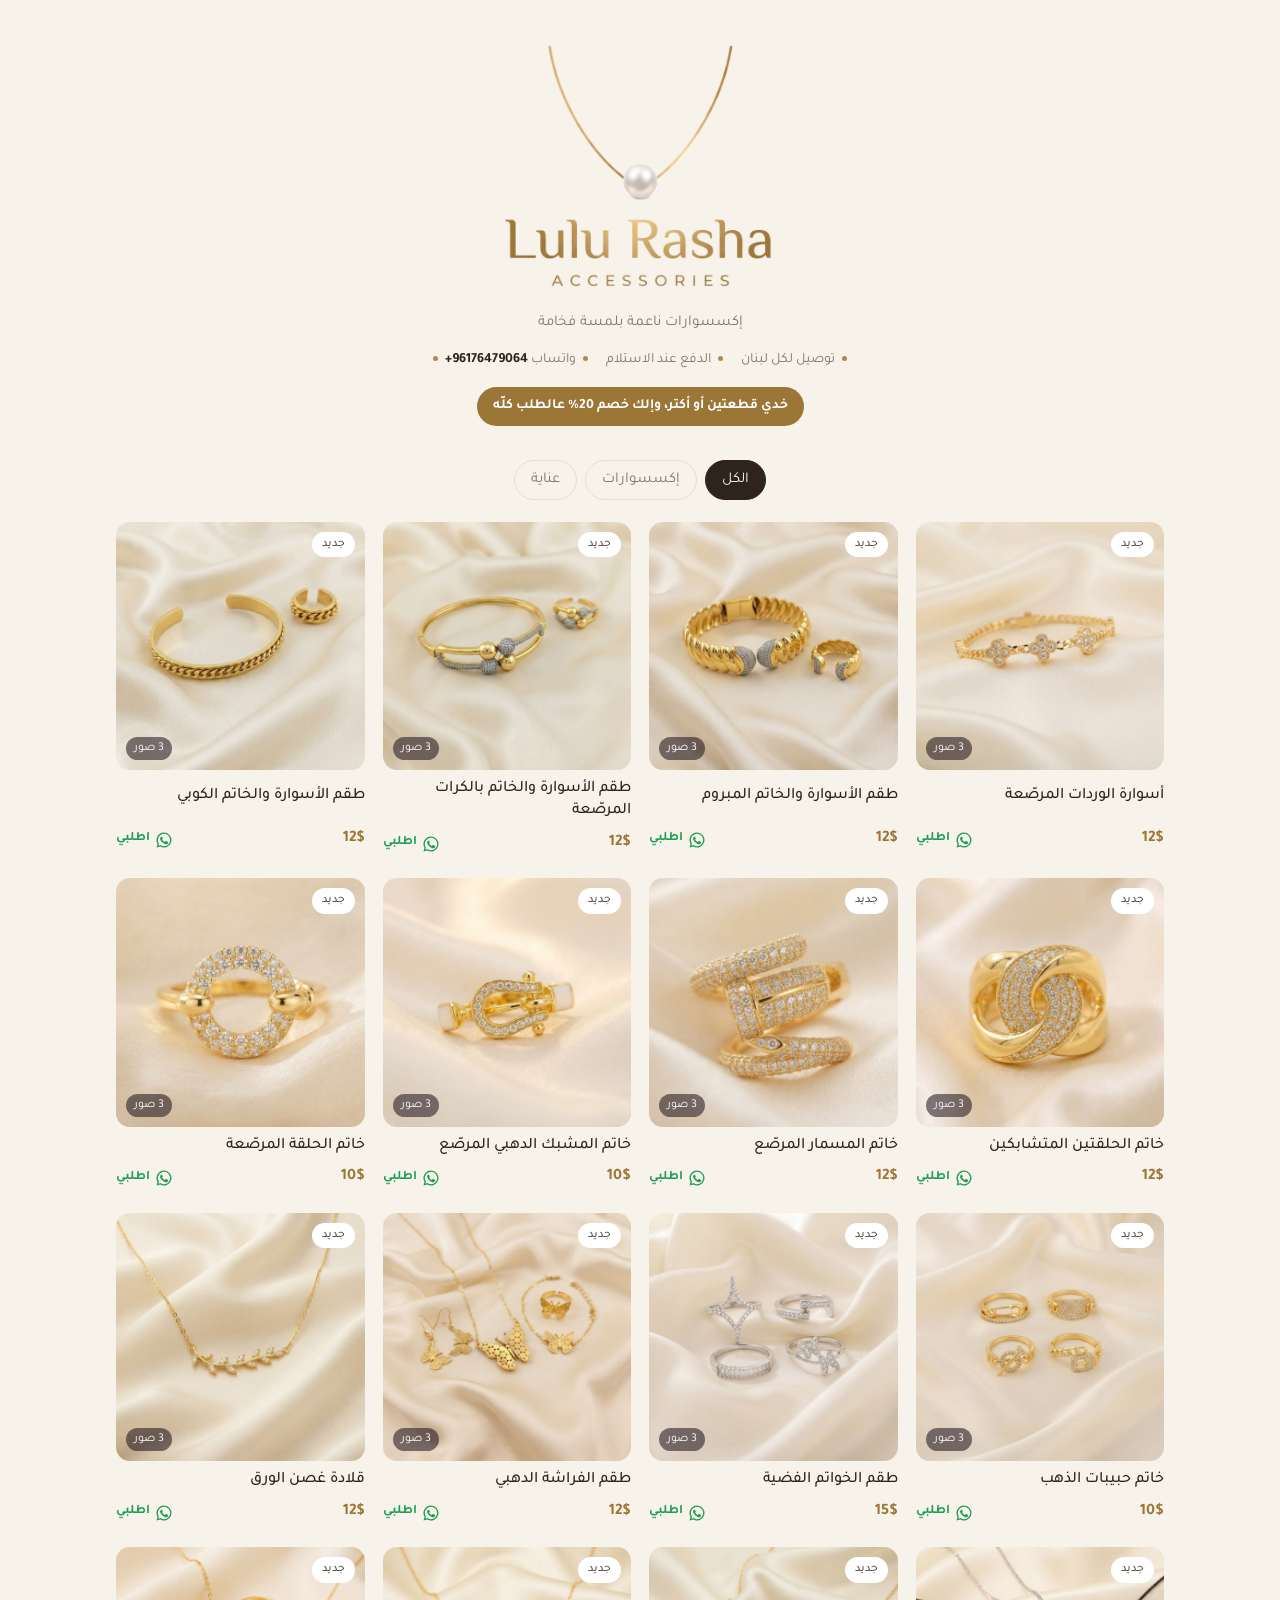
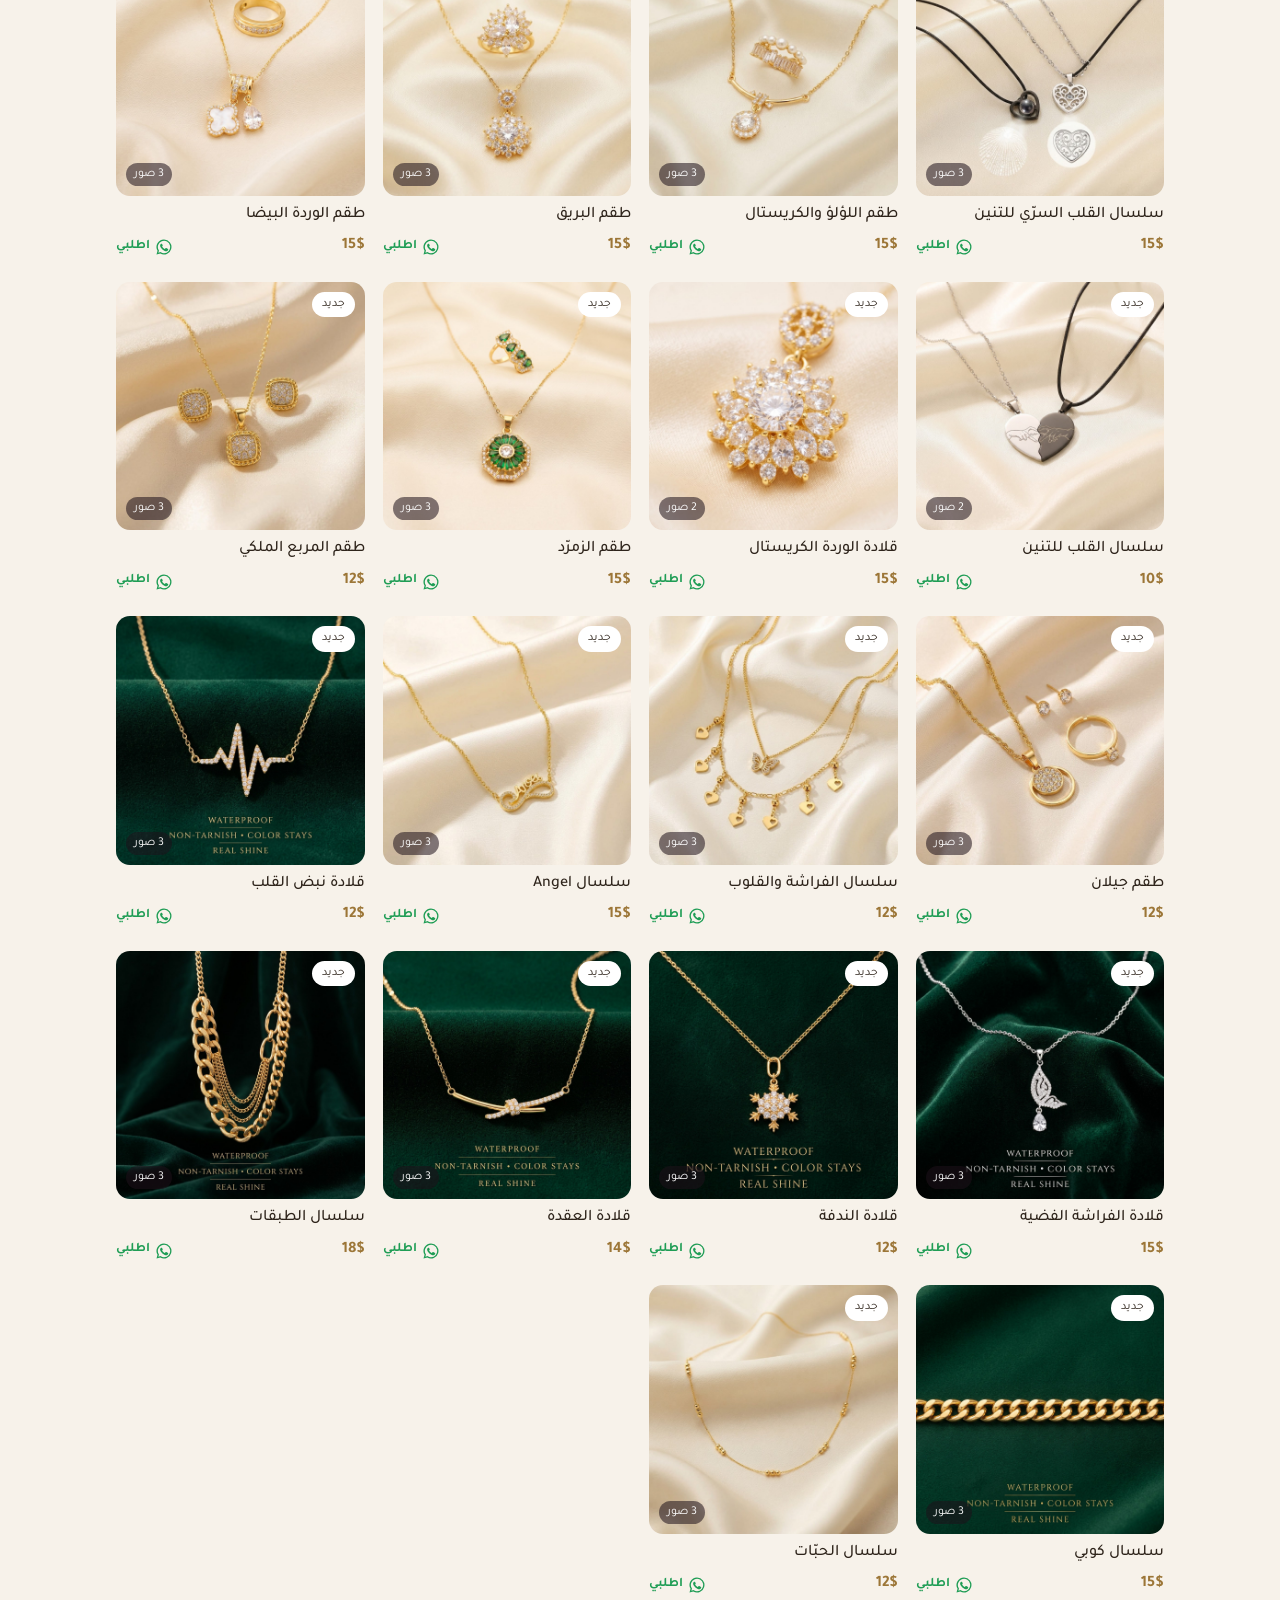
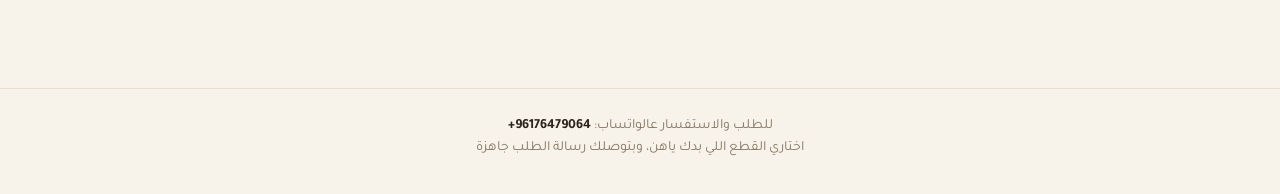
<file: index.html>
<!doctype html>
<html lang="ar" dir="rtl">
<head>
<meta charset="utf-8">
<meta name="viewport" content="width=device-width,initial-scale=1,viewport-fit=cover">
<title>Lulu Rasha</title>
<meta name="description" content="إكسسوارات ستانلس ومنتجات عناية أصلية، توصيل لكل لبنان والطلب عالواتساب">
<meta property="og:title" content="Lulu Rasha">
<meta property="og:description" content="إكسسوارات ستانلس ومنتجات عناية أصلية، توصيل لكل لبنان">
<meta property="og:image" content="images/logo.jpg">
<meta name="theme-color" content="#F7F2EA">
<link rel="icon" href="data:image/svg+xml,%3Csvg xmlns='http://www.w3.org/2000/svg' viewBox='0 0 64 64'%3E%3Ccircle cx='32' cy='32' r='30' fill='%239C7637'/%3E%3Ctext x='32' y='44' font-size='34' text-anchor='middle' fill='white' font-family='serif'%3EL%3C/text%3E%3C/svg%3E">
<link rel="stylesheet" href="https://fonts.googleapis.com/css2?family=El+Messiri:wght@500;600;700&family=Tajawal:wght@400;500;700&family=Cormorant+Garamond:ital,wght@1,500&display=swap">
<style>:root{color-scheme:light;padding-top:env(safe-area-inset-top,0px);padding-bottom:env(safe-area-inset-bottom,0px)}body{margin:0}img{max-width:100%}[hidden]{display:none!important}</style>
<link rel="stylesheet" href="style.css">
</head>
<body>
<div id="root"><div class="wrap"><header class="top"><h1 class="sr">Lulu Rasha</h1><img class="logo" src="images/logo-head.png" alt="Lulu Rasha"><p class="tagline">عم تتحمّل المنتجات…</p></header></div></div>
<script>
(function(){
const $=(s,el=document)=>el.querySelector(s);
const esc=s=>String(s??"").replace(/[&<>"']/g,c=>({"&":"&amp;","<":"&lt;",">":"&gt;",'"':"&quot;","'":"&#39;"}[c]));
const CATS=[["all","الكل"],["acc","إكسسوارات"],["care","عناية"]];
let S={settings:{},products:[]}, cat="all";
const WA='<svg width="18" height="18" viewBox="0 0 24 24" aria-hidden="true"><path fill="currentColor" d="M12 2a10 10 0 0 0-8.6 15.1L2 22l5-1.3A10 10 0 1 0 12 2Zm0 18.2a8.2 8.2 0 0 1-4.2-1.2l-.3-.2-3 .8.8-2.9-.2-.3A8.2 8.2 0 1 1 12 20.2Zm4.5-6.1c-.2-.1-1.5-.7-1.7-.8s-.4-.1-.6.1-.7.8-.8 1-.3.2-.5.1a6.7 6.7 0 0 1-3.3-2.9c-.3-.4.3-.4.7-1.3.1-.2 0-.3 0-.4l-.8-1.8c-.2-.5-.4-.4-.6-.4h-.5a1 1 0 0 0-.7.3 3 3 0 0 0-.9 2.2 5.2 5.2 0 0 0 1.1 2.7 11.8 11.8 0 0 0 4.5 4c1.7.7 2.3.8 3.2.6a2.7 2.7 0 0 0 1.8-1.2 2.2 2.2 0 0 0 .2-1.2c-.1-.1-.3-.2-.5-.3Z"/></svg>';
const BAG='<svg width="20" height="20" viewBox="0 0 24 24" aria-hidden="true" fill="none" stroke="currentColor" stroke-width="1.8"><path d="M5 8h14l-1 12H6L5 8Z"/><path d="M9 8V6a3 3 0 0 1 6 0v2"/></svg>';
const phone=()=>String(S.settings.phone||"").replace(/\D/g,"");
const money=p=>{const n=Math.round((Number(p)||0)*100)/100;return (n%1?n.toFixed(2):String(n))+"$"};
const deal=()=>({min:Number(S.settings.bundleMin)||2,pct:Number(S.settings.bundlePct)||0});
let cart=[]; try{cart=JSON.parse(localStorage.getItem("rs_cart")||"[]")}catch(e){}
const saveCart=()=>{try{localStorage.setItem("rs_cart",JSON.stringify(cart))}catch(e){};drawFab()};
const pById=id=>S.products.find(x=>x.id===id);
function totals(){let n=0,sub=0;cart=cart.filter(i=>pById(i.id));for(const i of cart){const p=pById(i.id);n+=i.q;sub+=i.q*(Number(p.price)||0)}
  const d=deal(),off=d.pct&&n>=d.min?sub*d.pct/100:0;return {n,sub,off,total:sub-off}}
function toast(t){const d=document.createElement("div");d.className="toast";d.textContent=t;document.body.appendChild(d);setTimeout(()=>d.remove(),2400)}
function waUrl(msg){const n=phone();return n?"https://wa.me/"+n+"?text="+encodeURIComponent(msg):""}
function singleMsg(p,color){return `مرحبا رشا 🌸\nبدي اطلب:\n• ${p.name}${color?` (${color})`:""}\n• السعر: ${money(p.price)}\n• رقم المنتج: ${p.code||p.id}\n\nممكن تفاصيل التوصيل؟`}
function cartMsg(){const t=totals();let m="مرحبا رشا 🌸\nبدي اطلب:\n";
  cart.forEach(i=>{const p=pById(i.id);m+=`• ${p.name}${i.c?` (${i.c})`:""} × ${i.q} = ${money(p.price*i.q)}\n`});
  m+=`\nالمجموع: ${money(t.sub)}`;if(t.off)m+=`\nخصم ${deal().pct}%: -${money(t.off)}\nالمطلوب: ${money(t.total)}`;
  return m+"\n\nممكن تفاصيل التوصيل؟"}
let FOCUS=null;
function render(){
  const fp=FOCUS&&S.products.find(p=>p.id===FOCUS);
  const list=fp?[fp]:S.products.filter(p=>cat==="all"||p.cat===cat), n=phone(), d=deal();
  $("#root").innerHTML=`<div class="wrap">
    <header class="top"><h1 class="sr">${esc(S.settings.name||"Lulu Rasha")}</h1><img class="logo" src="images/logo-head.png" alt="Lulu Rasha">
      <p class="tagline">${esc(S.settings.tagline||"")}</p>
      <div class="facts"><span>توصيل لكل لبنان</span><span>الدفع عند الاستلام</span><span>${n?`واتساب <span class="num">+${esc(n)}</span>`:"الطلب عالواتساب"}</span></div>
      ${d.pct?`<div class="deal">خدي ${d.min===2?"قطعتين":d.min+" قطع"} أو أكتر، وإلك خصم ${d.pct}% عالطلب كلّه</div>`:""}</header>
    ${fp?`<div style="text-align:center;margin:6px 0 14px"><button class="chip" id="showAll" aria-pressed="true">شوفي كل القطع ←</button></div>`:`<nav class="chips" aria-label="الأقسام">${CATS.map(([k,l])=>`<button class="chip" data-cat="${k}" aria-pressed="${cat===k}">${l}</button>`).join("")}</nav>`}
    <section class="grid">${list.length?list.map(card).join(""):`<div class="empty">قريباً منتجات جديدة بهالقسم 🌸</div>`}</section></div>
    <footer><div class="wrap"><div>للطلب والاستفسار ${n?`عالواتساب: <span class="num">+${esc(n)}</span>`:"عالواتساب"}</div><div>اختاري القطع اللي بدك ياهن، وبتوصلك رسالة الطلب جاهزة</div></div></footer>
    <button class="fab" id="fab" hidden aria-label="السلّة">${BAG}<span id="fabn"></span></button>`;
  drawFab();
}
function drawFab(){const f=$("#fab");if(!f)return;const t=totals();f.hidden=!t.n;$("#fabn").textContent=t.n?`السلّة (${t.n}) · ${money(t.total)}`:""}
function card(p){const img=(p.images||[])[0];
  return `<article class="card" style="cursor:pointer" data-open="${esc(p.id)}" tabindex="0" role="button" aria-label="${esc(p.name)}">
    <div class="ph">${img?`<img src="${esc(img)}" alt="${esc(p.name)}" loading="lazy">`:""}
    ${p.soldOut?`<span class="badge out">نفدت الكمية</span>`:p.tag?`<span class="badge">${esc(p.tag)}</span>`:""}
    ${(p.images||[]).length>1?`<span class="count">${p.images.length} صور</span>`:""}</div>
    <h3 class="c-name">${esc(p.name)}</h3>
    <div class="c-row"><span class="price">${money(p.price)}</span>${p.soldOut?"":`<span class="mini-wa">${WA}اطلبي</span>`}</div></article>`}
function sheet(html){const sh=document.createElement("div");sh.className="sheet";sh.setAttribute("role","dialog");sh.setAttribute("aria-modal","true");sh.innerHTML=html;document.body.appendChild(sh);document.body.style.overflow="hidden";
  const close=()=>{sh.remove();document.body.style.overflow="";document.removeEventListener("keydown",k);history.replaceState(null,"",location.pathname)};
  const k=e=>{if(e.key==="Escape")close()};document.addEventListener("keydown",k);sh.addEventListener("click",e=>{if(e.target===sh||e.target.closest(".close"))close()});return [sh,close]}
function openProduct(id){
  const p=pById(id); if(!p) return;
  const imgs=p.images||[], colors=(p.colors||[]).filter(Boolean); let color=colors[0]||"";
  const [sh,close]=sheet(`<div class="panel"><div class="gal"><button class="close" aria-label="سكّري">×</button>
    <div style="position:relative"><div class="track">${imgs.map((u,i)=>`<img src="${esc(u)}" alt="${esc(p.name)} ${i+1}">`).join("")}</div>${imgs.length>1?`<div class="dots">${imgs.map((_,i)=>`<i class="${i?"":"on"}"></i>`).join("")}</div>`:""}</div>
    ${imgs.length>1?`<div class="thumbs">${imgs.map((u,i)=>`<button data-i="${i}" class="${i?"":"on"}" aria-label="صورة ${i+1}"><img src="${esc(u)}" alt=""></button>`).join("")}</div>`:""}</div>
    <div class="info"><h2>${esc(p.name)}</h2><div class="price">${money(p.price)}</div>
    ${p.desc?`<p class="desc">${esc(p.desc)}</p>`:""}
    ${colors.length?`<div class="fld"><label>اختاري اللون</label><div class="colors">${colors.map((c,i)=>`<button type="button" class="chip" data-color="${esc(c)}" aria-pressed="${i===0}">${esc(c)}</button>`).join("")}</div></div>`:""}
    <div class="code">رقم المنتج: ${esc(p.code||p.id)}</div>
    ${p.soldOut?`<div class="btn btn-ghost" aria-disabled="true">نفدت الكمية</div>`:phone()?`
      <a class="btn btn-wa" id="buy1" href="#" target="_blank" rel="noopener">${WA} اطلبي هلق عالواتساب</a>
      <button class="btn btn-ghost" id="add">${BAG} زيدي عالسلّة</button>
      ${deal().pct?`<div class="note">خدي ${deal().min===2?"قطعتين":deal().min+" قطع"} أو أكتر وإلك خصم ${deal().pct}%. زيدي عالسلّة واختاري قطعة تانية.</div>`:""}`
      :`<div class="btn btn-ghost" aria-disabled="true">${WA} رقم الواتساب لسا ما انضاف</div>`}
    </div></div>`);
  const buy=$("#buy1",sh); const setBuy=()=>{if(buy)buy.href=waUrl(singleMsg(p,color))}; setBuy();
  sh.querySelectorAll("[data-color]").forEach(b=>b.onclick=()=>{color=b.dataset.color;sh.querySelectorAll("[data-color]").forEach(x=>x.setAttribute("aria-pressed",x===b));setBuy()});
  const add=$("#add",sh); if(add) add.onclick=()=>{const it=cart.find(i=>i.id===p.id&&i.c===color);if(it)it.q++;else cart.push({id:p.id,c:color,q:1});saveCart();close();toast("انزادت عالسلّة ✓")};
  const track=$(".track",sh), dots=[...sh.querySelectorAll(".dots i")], th=[...sh.querySelectorAll(".thumbs button")];
  track.addEventListener("scroll",()=>{const i=Math.round(track.scrollLeft/track.clientWidth);dots.forEach((d,k)=>d.classList.toggle("on",k===i));th.forEach((d,k)=>d.classList.toggle("on",k===i))},{passive:true});
  th.forEach(b=>b.onclick=()=>track.scrollTo({left:track.clientWidth*+b.dataset.i,behavior:"smooth"}));
  history.replaceState(null,"","#"+p.id);
}
function openCart(){
  const draw=()=>{const t=totals(),d=deal();
    return `<div class="panel" style="display:block"><div class="info" style="padding-top:22px"><button class="close" style="position:static;justify-self:end" aria-label="سكّري">×</button>
    <h2>سلّتك</h2>
    ${cart.length?cart.map((i,k)=>{const p=pById(i.id);return `<div class="crow"><img src="${esc((p.images||[])[0]||"")}" alt=""><div class="t"><b>${esc(p.name)}</b>${i.c?`<span class="note">${esc(i.c)}</span>`:""}<span class="price">${money(p.price*i.q)}</span></div>
      <div class="qty"><button data-dec="${k}" aria-label="نقّصي">−</button><span>${i.q}</span><button data-inc="${k}" aria-label="زيدي">+</button></div></div>`}).join(""):`<p class="note">السلّة فاضية.</p>`}
    <div class="sum"><div><span>المجموع</span><span class="price">${money(t.sub)}</span></div>
    ${t.off?`<div class="ok"><span>خصم ${d.pct}%</span><span>-${money(t.off)}</span></div><div class="big"><span>المطلوب</span><span class="price">${money(t.total)}</span></div>`:d.pct&&t.n?`<div class="note">زيدي ${d.min-t.n} ${d.min-t.n===1?"قطعة":"قطع"} كمان وإلك خصم ${d.pct}%</div>`:""}
    <div class="note">التوصيل بيتحسب حسب منطقتك.</div></div>
    ${cart.length?`<a class="btn btn-wa" href="${waUrl(cartMsg())}" target="_blank" rel="noopener">${WA} ابعتي الطلب عالواتساب</a>`:""}
    </div></div>`};
  const [sh]=sheet(draw());
  sh.addEventListener("click",e=>{const t=e.target.closest("[data-inc],[data-dec]");if(!t)return;
    if(t.dataset.inc!=null)cart[+t.dataset.inc].q++;else{const k=+t.dataset.dec;cart[k].q--;if(cart[k].q<1)cart.splice(k,1)}
    saveCart();sh.innerHTML=draw()});
}
document.addEventListener("click",e=>{if(e.target.closest("#showAll")){FOCUS=null;history.replaceState(null,"",location.pathname);render();return}if(e.target.closest("#fab")){openCart();return}
  const t=e.target.closest("[data-cat],[data-open]");if(!t)return;
  if(t.dataset.cat){cat=t.dataset.cat;render()}else openProduct(t.dataset.open)});
document.addEventListener("keydown",e=>{if(e.key==="Enter"&&e.target.dataset&&e.target.dataset.open)openProduct(e.target.dataset.open)});
fetch("products.json?v="+Date.now()).then(r=>r.json()).then(d=>{S=d;S.settings=S.settings||{};S.products=S.products||[];const q=new URLSearchParams(location.search).get('p')||(location.hash.length>1?decodeURIComponent(location.hash.slice(1)):null);if(q&&S.products.some(p=>p.id===q))FOCUS=q;render();if(FOCUS)openProduct(FOCUS)})
 .catch(()=>{$(".tagline").textContent="ما قدرنا نحمّل المنتجات، حدّثي الصفحة."});
})();
</script>
</body>
</html>
</file>
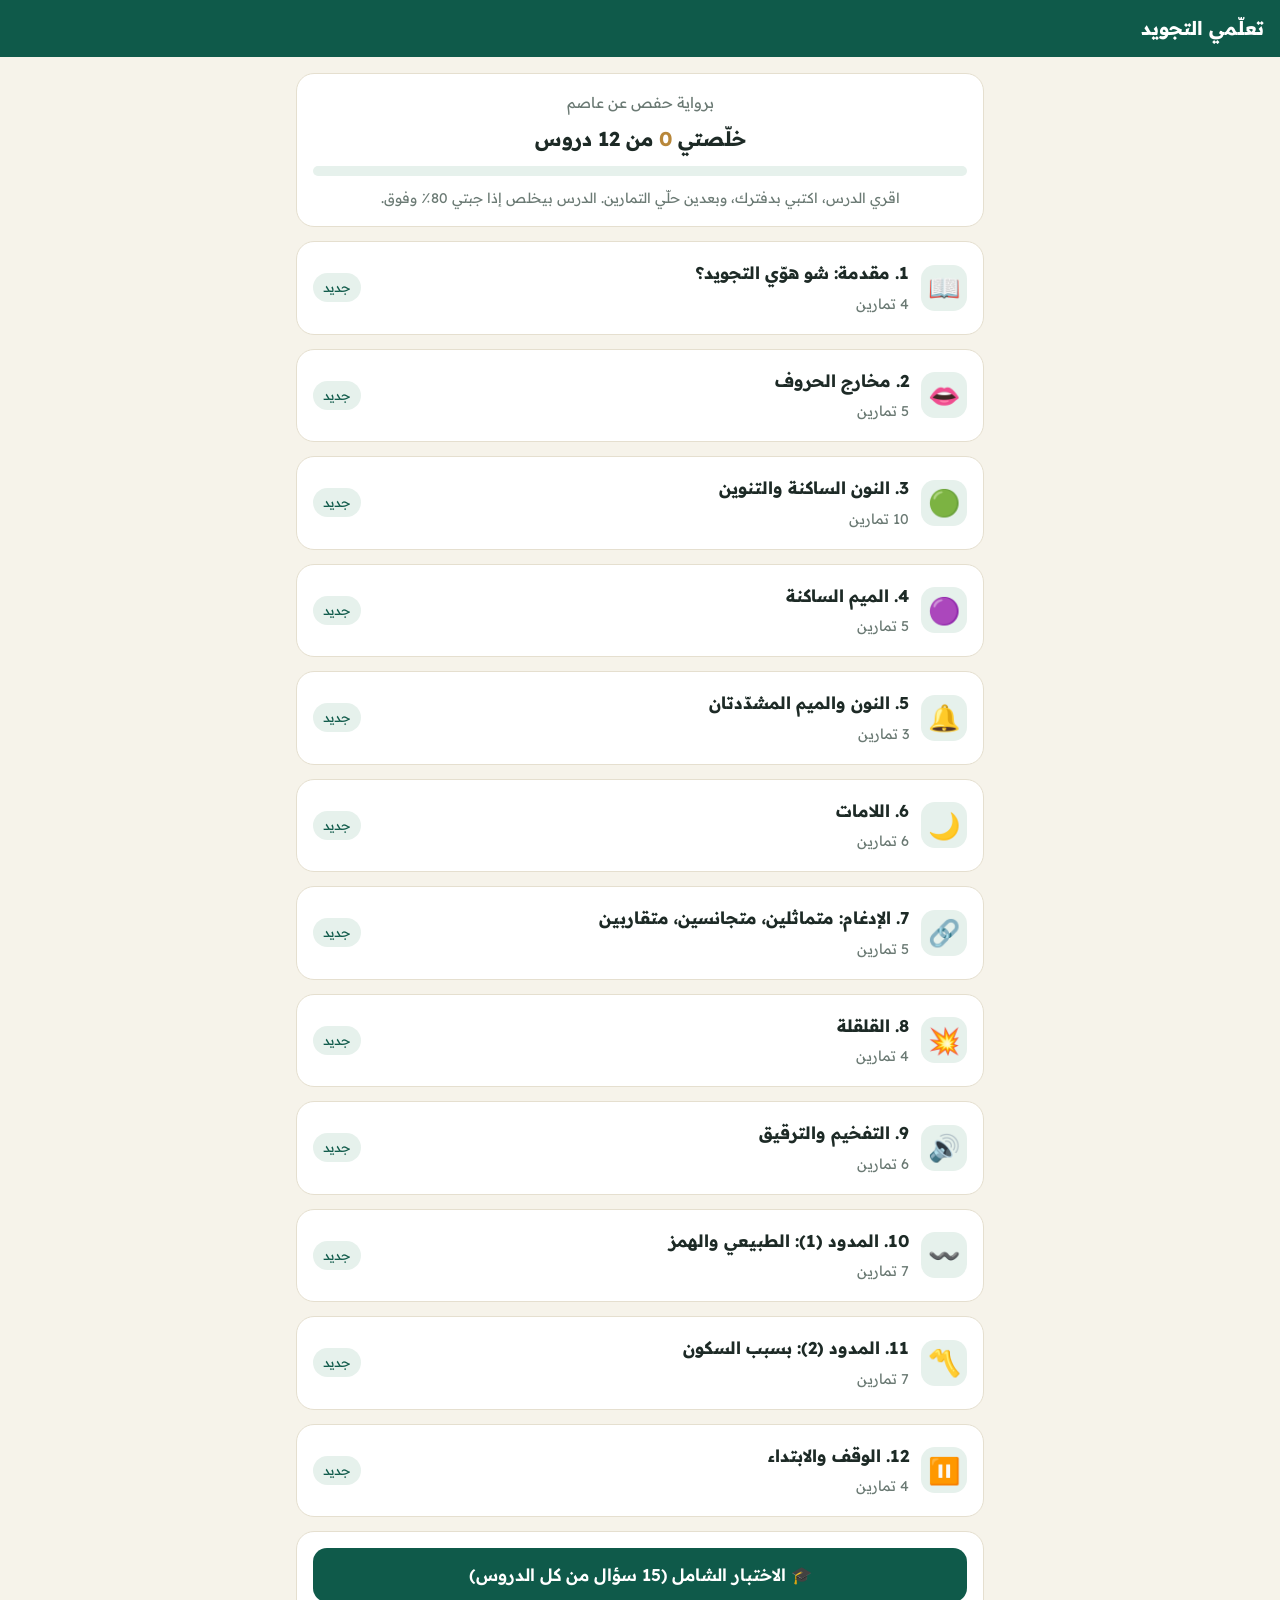
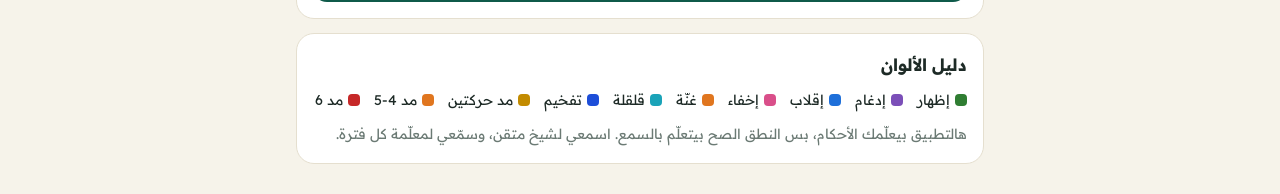
<file: tajweed/index.html>
<!doctype html>
<html lang="ar" dir="rtl">
<head>
<meta charset="utf-8">
<meta name="viewport" content="width=device-width,initial-scale=1,viewport-fit=cover">
<title>تعلّمي التجويد</title>
<meta name="theme-color" content="#0f5a4a">
<link rel="manifest" href="manifest.webmanifest">
<link rel="icon" href="data:image/svg+xml,%3Csvg xmlns='http://www.w3.org/2000/svg' viewBox='0 0 64 64'%3E%3Crect width='64' height='64' rx='14' fill='%230f5a4a'/%3E%3Ctext x='32' y='45' font-size='34' text-anchor='middle' fill='%23f3d58a'%3E%D8%AA%3C/text%3E%3C/svg%3E">
<link rel="stylesheet" href="https://fonts.googleapis.com/css2?family=Amiri+Quran&family=Readex+Pro:wght@400;600;700&display=swap">
<style>
:root{--bg:#f6f3ea;--card:#fff;--ink:#1d2a26;--muted:#6b7a74;--line:#e5dfcf;--pri:#0f5a4a;--pri2:#e6f1ec;--gold:#b8873a;--ok:#1f8a5b;--bad:#c0392b;
--izhar:#2f7d32;--idgham:#7b4fb8;--iqlab:#1e6fd9;--ikhfa:#d94f8a;--ghunna:#e0761f;--qalqala:#1aa3b8;--tafkhim:#1d4ed8;--madd2:#c28b00;--madd5:#e0761f;--madd6:#c62828}
@media (prefers-color-scheme:dark){:root:not([data-theme="light"]){--bg:#101715;--card:#18221f;--ink:#eef3f0;--muted:#9fb0a9;--line:#2a3833;--pri:#3fb592;--pri2:#1d3029}}
*{box-sizing:border-box}html,body{margin:0}
body{background:var(--bg);color:var(--ink);font-family:'Readex Pro',system-ui,sans-serif;line-height:1.75;font-size:17px;padding-bottom:env(safe-area-inset-bottom)}
header{position:sticky;top:0;z-index:5;background:var(--pri);color:#fff;padding:calc(12px + env(safe-area-inset-top)) 16px 12px;display:flex;align-items:center;gap:10px}
header h1{font-size:19px;margin:0;flex:1}
header button{background:rgba(255,255,255,.15);border:0;color:#fff;border-radius:10px;padding:6px 12px;font:inherit;font-size:15px}
main{max-width:720px;margin:0 auto;padding:16px}
.card{background:var(--card);border:1px solid var(--line);border-radius:18px;padding:16px;margin-bottom:14px}
.hero{text-align:center}.hero b{color:var(--gold)}
.bar{height:10px;background:var(--pri2);border-radius:9px;overflow:hidden;margin-top:10px}.bar i{display:block;height:100%;background:var(--pri);border-radius:9px}
.lesson{display:flex;align-items:center;gap:12px;cursor:pointer}
.lesson .ic{font-size:26px;width:46px;height:46px;display:grid;place-items:center;background:var(--pri2);border-radius:14px;flex:none}
.lesson .t{flex:1}.lesson .t b{display:block}.lesson .t small{color:var(--muted)}
.st{font-size:13px;padding:3px 10px;border-radius:20px;background:var(--pri2);color:var(--pri);white-space:nowrap}
h2{font-size:22px;margin:4px 0 10px}h3{font-size:18px;margin:16px 0 6px;color:var(--pri)}
ul{padding-inline-start:20px;margin:6px 0}li{margin:4px 0}
.rule{border-inline-start:5px solid var(--c,var(--pri));background:var(--pri2);border-radius:12px;padding:10px 12px;margin:12px 0}
.rule .rt{font-weight:700;color:var(--c,var(--pri))}
.q{font-family:'Amiri Quran','Amiri',serif;font-size:26px;line-height:2.1}
.exs{display:flex;flex-wrap:wrap;gap:8px;margin-top:6px}
.exs>span{background:var(--card);border:1px solid var(--line);border-radius:12px;padding:2px 12px}
.hl{color:var(--c);font-weight:700}
.tip{background:#fff6e0;border:1px solid #f0dca8;color:#6b4f12;border-radius:12px;padding:10px 12px;margin:12px 0;font-size:15.5px}
@media (prefers-color-scheme:dark){.tip{background:#2b2615;border-color:#4a3f1d;color:#f0dca8}}
.btn{display:inline-flex;align-items:center;justify-content:center;gap:6px;border:0;border-radius:14px;padding:12px 18px;font:inherit;font-weight:600;background:var(--pri);color:#fff;cursor:pointer;width:100%}
.btn.ghost{background:var(--pri2);color:var(--pri)}
.row{display:flex;gap:10px}.row .btn{flex:1}
.opt{display:block;width:100%;text-align:start;border:2px solid var(--line);background:var(--card);color:var(--ink);border-radius:14px;padding:12px 14px;margin:8px 0;font:inherit;cursor:pointer}
.opt.ok{border-color:var(--ok);background:#e6f6ee;color:#145c3c}.opt.no{border-color:var(--bad);background:#fbe9e7;color:#8a2318}
.fb{border-radius:12px;padding:10px 12px;margin-top:8px;font-size:15.5px}
.fb.ok{background:#e6f6ee;color:#145c3c}.fb.no{background:#fbe9e7;color:#8a2318}
input[type=text],textarea{width:100%;font:inherit;border:2px solid var(--line);border-radius:14px;padding:12px;background:var(--card);color:var(--ink)}
textarea{min-height:140px;resize:vertical}
.small{font-size:14px;color:var(--muted)}
.qhead{display:flex;justify-content:space-between;color:var(--muted);font-size:14px}
.legend{display:flex;flex-wrap:wrap;gap:6px 14px;font-size:14px}.legend i{display:inline-block;width:12px;height:12px;border-radius:4px;margin-inline-end:5px;vertical-align:-1px}
.tabs{display:flex;gap:6px;margin:10px 0}.tabs button{flex:1;border:0;border-radius:12px;padding:10px;font:inherit;font-size:15px;background:var(--pri2);color:var(--pri)}.tabs button.on{background:var(--pri);color:#fff}
</style>
</head>
<body>
<header><button id="back" hidden>→</button><h1 id="ttl">تعلّمي التجويد</h1></header>
<main id="app"></main>
<script src="data.js"></script>
<script>
const app=document.getElementById('app'),ttl=document.getElementById('ttl'),back=document.getElementById('back');
const COL={izhar:'--izhar',idgham:'--idgham',iqlab:'--iqlab',ikhfa:'--ikhfa',ghunna:'--ghunna',qalqala:'--qalqala',tafkhim:'--tafkhim',madd2:'--madd2',madd5:'--madd5',madd6:'--madd6'};
const store={get(k,d){try{return JSON.parse(localStorage.getItem('tj_'+k))??d}catch(e){return d}},set(k,v){try{localStorage.setItem('tj_'+k,JSON.stringify(v))}catch(e){}}};
const esc=s=>String(s).replace(/[&<>"]/g,c=>({'&':'&amp;','<':'&lt;','>':'&gt;','"':'&quot;'}[c]));
function qtext(s,kind){const c=COL[kind]||'--pri';return esc(s).replace(/\[([^\]]+)\]/g,`<span class="hl" style="--c:var(${c})">$1</span>`)}
const norm=s=>String(s).replace(/[ً-ٰٟۡ]/g,'').replace(/[أإآٱ]/g,'ا').replace(/ة/g,'ه').replace(/ى/g,'ي').replace(/[^ء-ي0-9 ]/g,'').replace(/\s+/g,' ').trim();
function score(id){return store.get('s_'+id,null)}
function home(){
  back.hidden=true;ttl.textContent='تعلّمي التجويد';location.hash='';
  const done=LESSONS.filter(l=>(score(l.id)||0)>=80).length;
  app.innerHTML=`<div class="card hero"><div style="font-size:15px;color:var(--muted)">برواية حفص عن عاصم</div>
   <div style="font-size:20px;font-weight:700;margin:4px 0">خلّصتي <b>${done}</b> من ${LESSONS.length} دروس</div>
   <div class="bar"><i style="width:${done/LESSONS.length*100}%"></i></div>
   <p class="small" style="margin:10px 0 0">اقري الدرس، اكتبي بدفترك، وبعدين حلّي التمارين. الدرس بيخلص إذا جبتي 80٪ وفوق.</p></div>
   ${LESSONS.map((l,i)=>{const s=score(l.id);return `<div class="card lesson" data-i="${i}"><div class="ic">${l.icon}</div><div class="t"><b>${i+1}. ${l.title}</b><small>${l.quiz.length} تمارين</small></div><span class="st">${s==null?'جديد':s>=80?'✓ '+s+'٪':s+'٪'}</span></div>`}).join('')}
   <div class="card"><button class="btn" id="final">🎓 الاختبار الشامل (15 سؤال من كل الدروس)</button></div>
   <div class="card"><b>دليل الألوان</b><div class="legend" style="margin-top:8px">${[['izhar','إظهار'],['idgham','إدغام'],['iqlab','إقلاب'],['ikhfa','إخفاء'],['ghunna','غنّة'],['qalqala','قلقلة'],['tafkhim','تفخيم'],['madd2','مد حركتين'],['madd5','مد 4-5'],['madd6','مد 6']].map(([k,n])=>`<span><i style="background:var(${COL[k]})"></i>${n}</span>`).join('')}</div>
   <p class="small" style="margin:10px 0 0">هالتطبيق بيعلّمك الأحكام، بس النطق الصح بيتعلّم بالسمع. اسمعي لشيخ متقن، وسمّعي لمعلّمة كل فترة.</p></div>`;
  app.querySelectorAll('.lesson').forEach(e=>e.onclick=()=>lesson(+e.dataset.i,'learn'));
  document.getElementById('final').onclick=()=>{const all=LESSONS.flatMap(l=>l.quiz.map(q=>({...q,_l:l.title})));quiz(shuffle(all).slice(0,15),'final','🎓 الاختبار الشامل')};
  scrollTo(0,0);
}
function lesson(i,tab){
  const l=LESSONS[i];back.hidden=false;ttl.textContent=l.title;location.hash='l'+i;
  const tabs=`<div class="tabs"><button data-t="learn" class="${tab==='learn'?'on':''}">📖 الدرس</button><button data-t="note" class="${tab==='note'?'on':''}">✍️ دفتري</button><button data-t="quiz" class="${tab==='quiz'?'on':''}">📝 تمارين</button></div>`;
  if(tab==='learn'){
    app.innerHTML=tabs+`<div class="card"><h2>${l.icon} ${l.title}</h2>${l.body.map(renderBlock).join('')}</div>
    <div class="row"><button class="btn ghost" id="toNote">✍️ اكتبي بدفترك</button><button class="btn" id="toQuiz">📝 ابلشي التمارين</button></div>`;
    document.getElementById('toNote').onclick=()=>lesson(i,'note');document.getElementById('toQuiz').onclick=()=>lesson(i,'quiz');
  } else if(tab==='note'){
    app.innerHTML=tabs+`<div class="card"><h2>✍️ دفتري: ${l.title}</h2>
    <p class="small">اكتبي الحكم بكلماتك: شو هوّي، حروفه، مثال من القرآن. الكتابة بتثبّت المعلومة. كلشي بينحفظ عتلفونك.</p>
    <textarea id="nt" placeholder="مثلاً: الإظهار الحلقي: حروفه ء هـ ع ح غ خ، منلفظ النون واضحة. مثال: مِنْ خَيْرٍ">${esc(store.get('n_'+l.id,''))}</textarea>
    <p class="small" id="sv"> </p></div><button class="btn" id="toQuiz">📝 ابلشي التمارين</button>`;
    const t=document.getElementById('nt'),sv=document.getElementById('sv');
    t.oninput=()=>{store.set('n_'+l.id,t.value);sv.textContent='✓ انحفظ'};
    document.getElementById('toQuiz').onclick=()=>lesson(i,'quiz');
  } else { quiz(l.quiz,l.id,l.title,tabs,i) }
  app.querySelectorAll('.tabs button').forEach(b=>b.onclick=()=>lesson(i,b.dataset.t));
  scrollTo(0,0);
}
function renderBlock(b){
  const [t,...a]=b;
  if(t==='p')return `<p>${a[0]}</p>`;
  if(t==='h')return `<h3>${a[0]}</h3>`;
  if(t==='li')return `<ul>${a[0].map(x=>`<li>${x}</li>`).join('')}</ul>`;
  if(t==='tip')return `<div class="tip">💡 ${a[0]}</div>`;
  if(t==='ex')return `<div class="exs q">${a[0].map(x=>`<span>${qtext(x,a[1])}</span>`).join('')}</div>`;
  if(t==='rule'){const [name,desc,exs,kind]=a;const c=COL[kind]||'--pri';
    return `<div class="rule" style="--c:var(${c})"><div class="rt">${name}</div><div>${desc}</div>${exs.length?`<div class="exs q">${exs.map(x=>`<span>${qtext(x,kind)}</span>`).join('')}</div>`:''}</div>`}
  return '';
}
function shuffle(a){a=a.slice();for(let i=a.length-1;i>0;i--){const j=Math.floor(Math.random()*(i+1));[a[i],a[j]]=[a[j],a[i]]}return a}
function quiz(qs,id,title,tabs='',li=null){
  back.hidden=false;ttl.textContent=title;let k=0,right=0;
  const isQ=s=>/[ً-ْ]/.test(s);
  function show(){
    if(k>=qs.length){const pct=Math.round(right/qs.length*100);const prev=score(id);if(prev==null||pct>prev)store.set('s_'+id,pct);
      app.innerHTML=tabs+`<div class="card hero"><div style="font-size:48px">${pct>=80?'🌟':'💪'}</div><h2>${right} من ${qs.length} (${pct}٪)</h2>
      <p>${pct>=80?'برافو عليكِ! خلّصتي هالدرس 🤍':'قريبة! ارجعي اقري الدرس مرّة تانية وجرّبي.'}</p></div>
      <div class="row"><button class="btn ghost" id="again">🔁 عيدي</button><button class="btn" id="home">🏠 الدروس</button></div>`;
      document.getElementById('again').onclick=()=>quiz(id==='final'?shuffle(LESSONS.flatMap(l=>l.quiz)).slice(0,15):qs,id,title,tabs,li);
      document.getElementById('home').onclick=home;bindTabs();return}
    const q=qs[k];
    let html=tabs+`<div class="card"><div class="qhead"><span>سؤال ${k+1} من ${qs.length}</span><span>${right} ✓</span></div>
      <div class="bar"><i style="width:${k/qs.length*100}%"></i></div>
      <div style="margin:14px 0 6px;${isQ(q.q)?'':'font-weight:600'}" class="${isQ(q.q)?'q':''}">${esc(q.q)}</div>${isQ(q.q)?'<div class="small">شو الحكم؟</div>':''}`;
    if(q.t==='w'){html+=`<input type="text" id="w" placeholder="اكتبي جوابك هون" autocomplete="off"><div style="height:10px"></div><button class="btn" id="chk">تأكّدي</button><div id="fb"></div></div>`}
    else{const order=shuffle(q.a.map((x,j)=>j));html+=order.map(j=>`<button class="opt" data-j="${j}">${esc(q.a[j])}</button>`).join('')+`<div id="fb"></div></div>`}
    app.innerHTML=html;bindTabs();
    const fb=document.getElementById('fb');
    const next=(ok,msg)=>{if(ok)right++;fb.innerHTML=`<div class="fb ${ok?'ok':'no'}">${ok?'✓ صح! ':'✗ مش هيك. '}${esc(msg)}</div><div style="height:10px"></div><button class="btn" id="nx">${k+1<qs.length?'السؤال الجاي ←':'شوفي النتيجة'}</button>`;
      document.getElementById('nx').onclick=()=>{k++;show();scrollTo(0,0)}};
    if(q.t==='w'){const w=document.getElementById('w'),chk=document.getElementById('chk');
      const go=()=>{if(!w.value.trim())return;chk.disabled=true;w.disabled=true;
        const v=norm(w.value),vs=v.replace(/ /g,'');
        const ok=q.ans.some(a=>{const n=norm(a),ns=n.replace(/ /g,'');return q.letters?[...ns].every(c=>vs.includes(c)):(v===n||vs===ns||vs.includes(ns))});
        next(ok,ok?q.e:'الجواب: '+q.e)};
      chk.onclick=go;w.onkeydown=e=>{if(e.key==='Enter')go()};w.focus()}
    else app.querySelectorAll('.opt').forEach(b=>b.onclick=()=>{const j=+b.dataset.j,ok=j===q.c;
      app.querySelectorAll('.opt').forEach(o=>{o.disabled=true;if(+o.dataset.j===q.c)o.classList.add('ok')});if(!ok)b.classList.add('no');next(ok,q.e)});
  }
  function bindTabs(){if(li!=null)app.querySelectorAll('.tabs button').forEach(b=>b.onclick=()=>lesson(li,b.dataset.t))}
  show();scrollTo(0,0);
}
back.onclick=home;
window.onpopstate=()=>{if(!location.hash)home()};
const m=location.hash.match(/^#l(\d+)$/);m&&LESSONS[+m[1]]?lesson(+m[1],'learn'):home();
</script>
</body>
</html>
</file>
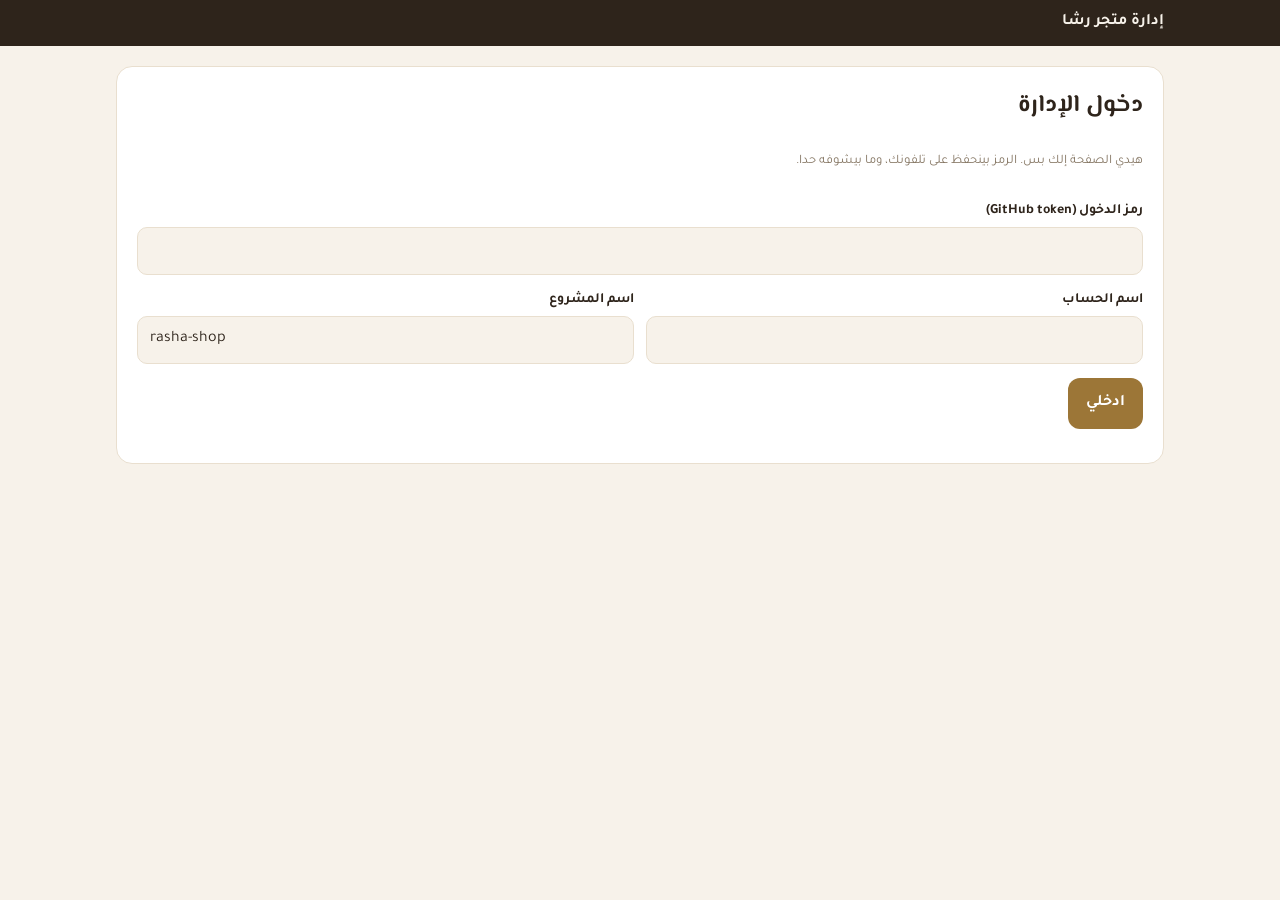
<file: admin.html>
<!doctype html>
<html lang="ar" dir="rtl">
<head>
<meta charset="utf-8">
<meta name="viewport" content="width=device-width,initial-scale=1,viewport-fit=cover">
<meta name="robots" content="noindex">
<title>إدارة متجر رشا</title>
<link rel="stylesheet" href="https://fonts.googleapis.com/css2?family=El+Messiri:wght@500;600;700&family=Tajawal:wght@400;500;700&display=swap">
<style>:root{color-scheme:light;padding-top:env(safe-area-inset-top,0px);padding-bottom:env(safe-area-inset-bottom,0px)}body{margin:0}img{max-width:100%}[hidden]{display:none!important}</style>
<link rel="stylesheet" href="style.css">
<style>
.alist{display:grid;gap:10px;padding-bottom:40px}
.arow{display:grid;grid-template-columns:64px 1fr auto;gap:12px;align-items:center;background:var(--surface);border:1px solid var(--line);border-radius:14px;padding:8px}
.arow img{width:64px;height:64px;object-fit:cover;border-radius:10px}
.arow .t{min-width:0}.arow .t b{display:block;overflow-wrap:anywhere}
.arow .card-tools{justify-content:flex-end}
.box{background:var(--surface);border:1px solid var(--line);border-radius:16px;margin-block:20px}
</style>
</head>
<body>
<div class="adminbar"><div class="wrap"><strong>إدارة متجر رشا</strong>
  <div class="actions" id="bar" hidden><button class="btn btn-acc" id="b-new">+ منتج جديد</button><button class="btn btn-ghost" id="b-set">الإعدادات</button><a class="btn btn-ghost" href="./" target="_blank" rel="noopener">شوفي المتجر</a></div></div></div>
<div class="wrap" id="main"></div>
<script>
(function(){
const $=(s,el=document)=>el.querySelector(s);
const esc=s=>String(s??"").replace(/[&<>"']/g,c=>({"&":"&amp;","<":"&lt;",">":"&gt;",'"':"&quot;","'":"&#39;"}[c]));
const CATS=[["acc","إكسسوارات"],["care","عناية"]];
const ls={get:k=>{try{return localStorage.getItem(k)}catch(e){return null}},set:(k,v)=>{try{localStorage.setItem(k,v)}catch(e){}},del:k=>{try{localStorage.removeItem(k)}catch(e){}}};
const host=location.hostname.endsWith(".github.io")?location.hostname.split(".")[0]:"";
const seg=location.pathname.split("/").filter(Boolean)[0]||"";
let cfg={token:ls.get("rs_token")||"",owner:ls.get("rs_owner")||host,repo:ls.get("rs_repo")||(seg&&!seg.endsWith(".html")?seg:"rasha-shop")};
let S=null, sha=null;
const enc=s=>btoa(unescape(encodeURIComponent(s))), dec=b=>decodeURIComponent(escape(atob(b.replace(/\n/g,""))));
function toast(t){const d=document.createElement("div");d.className="toast";d.textContent=t;document.body.appendChild(d);setTimeout(()=>d.remove(),3200)}
async function gh(path,opt={}){
  const r=await fetch(`https://api.github.com/repos/${cfg.owner}/${cfg.repo}/contents/${path}`,{...opt,headers:{"Authorization":"Bearer "+cfg.token,"Accept":"application/vnd.github+json",...(opt.body?{"Content-Type":"application/json"}:{})}});
  if(!r.ok){const e=new Error("gh "+r.status);e.status=r.status;throw e} return r.json();
}
function login(msg){
  $("#bar").hidden=true;
  $("#main").innerHTML=`<form class="edit box" id="lf"><h2>دخول الإدارة</h2>
    <p class="note">هيدي الصفحة إلك بس. الرمز بينحفظ على تلفونك، وما بيشوفه حدا.</p>
    <div class="fld"><label for="l-token">رمز الدخول (GitHub token)</label><input id="l-token" dir="ltr" autocomplete="off" value="${esc(cfg.token)}"></div>
    <div class="row2"><div class="fld"><label for="l-owner">اسم الحساب</label><input id="l-owner" dir="ltr" value="${esc(cfg.owner)}"></div>
    <div class="fld"><label for="l-repo">اسم المشروع</label><input id="l-repo" dir="ltr" value="${esc(cfg.repo)}"></div></div>
    <div class="actions"><button class="btn btn-acc" type="submit">ادخلي</button></div><div class="note" id="l-msg">${esc(msg||"")}</div></form>`;
  $("#lf").onsubmit=e=>{e.preventDefault();cfg.token=$("#l-token").value.trim();cfg.owner=$("#l-owner").value.trim();cfg.repo=$("#l-repo").value.trim();
    ls.set("rs_token",cfg.token);ls.set("rs_owner",cfg.owner);ls.set("rs_repo",cfg.repo);load()};
}
async function load(){
  if(!cfg.token||!cfg.owner) return login();
  $("#main").innerHTML=`<p class="note" style="padding:30px 0">عم يحمّل…</p>`;
  try{const f=await gh("products.json?ref=main&t="+Date.now());sha=f.sha;S=JSON.parse(dec(f.content));S.settings=S.settings||{};S.products=S.products||[];$("#bar").hidden=false;list()}
  catch(e){login(e.status===401?"الرمز غلط أو انتهى، حطي رمز جديد.":e.status===404?"ما لقينا المشروع. تأكدي من اسم الحساب واسم المشروع.":"ما قدرنا نوصل، تأكدي من الإنترنت وجرّبي كمان مرة.")}
}
function list(){
  $("#main").innerHTML=`<div class="alist" style="padding-top:18px">${S.products.length?S.products.map(p=>`<div class="arow">
    ${p.images&&p.images[0]?`<img src="${esc(p.images[0])}" alt="">`:`<span></span>`}
    <div class="t"><b>${esc(p.name)}</b><span class="price">${esc(p.price)}$</span> ${p.soldOut?`<span class="note">· نفدت الكمية</span>`:""}</div>
    <div class="card-tools"><button data-edit="${esc(p.id)}">تعديل</button><button data-sold="${esc(p.id)}">${p.soldOut?"رجّعيه متوفّر":"نفدت"}</button></div></div>`).join(""):`<div class="empty">ما في منتجات بعد. كبسي «منتج جديد» لتضيفي أول واحد.</div>`}</div>`;
}
let saving=false;
async function save(msg,newImgs){
  if(saving) return; saving=true; toast("عم يحفظ…");
  try{
    if(newImgs) for(const [path,data] of newImgs) await gh(path,{method:"PUT",body:JSON.stringify({message:"صورة منتج",content:data.split(",")[1],branch:"main"})});
    const r=await gh("products.json",{method:"PUT",body:JSON.stringify({message:msg,content:enc(JSON.stringify(S,null,1)),sha,branch:"main"})});
    sha=r.content.sha; toast(msg+" ✓ المتجر بيتحدّث خلال دقيقة"); list();
  }catch(e){toast(e.status===409?"في تعديل أحدث، عم نحدّث الصفحة":"ما انحفظ، جرّبي كمان مرة");if(e.status===409)load()}
  saving=false;
}
function resize(file){return new Promise((res,rej)=>{const r=new FileReader();r.onload=()=>{const im=new Image();im.onload=()=>{const m=1100,s=Math.min(1,m/Math.max(im.width,im.height));const c=document.createElement("canvas");c.width=Math.round(im.width*s);c.height=Math.round(im.height*s);c.getContext("2d").drawImage(im,0,0,c.width,c.height);res(c.toDataURL("image/jpeg",.82))};im.onerror=rej;im.src=r.result};r.onerror=rej;r.readAsDataURL(file)})}
function editForm(id){
  const p=id?S.products.find(x=>x.id===id):null;
  const d=p?JSON.parse(JSON.stringify(p)):{id:"p"+Date.now().toString(36),code:String(100+S.products.length+1),name:"",price:"",cat:"acc",desc:"",tag:"",images:[],soldOut:false};
  const fresh=new Map();
  const sh=document.createElement("div"); sh.className="sheet";
  sh.innerHTML=`<div class="panel" style="display:block"><form class="edit" novalidate><h2>${p?"تعديل المنتج":"منتج جديد"}</h2>
    <div class="fld"><label>الصور (أول صورة هي الغلاف)</label><div class="imgs" id="imgs"></div></div>
    <div class="fld"><label for="f-name">اسم المنتج</label><input id="f-name" value="${esc(d.name)}" placeholder="مثلاً: سنسال قلب ستانلس ذهبي"></div>
    <div class="row2"><div class="fld"><label for="f-price">السعر بالدولار</label><input id="f-price" inputmode="decimal" value="${esc(d.price)}" placeholder="7"></div>
    <div class="fld"><label for="f-cat">القسم</label><select id="f-cat">${CATS.map(([k,l])=>`<option value="${k}" ${d.cat===k?"selected":""}>${l}</option>`).join("")}</select></div></div>
    <div class="row2"><div class="fld"><label for="f-code">رقم المنتج</label><input id="f-code" value="${esc(d.code||"")}"></div>
    <div class="fld"><label for="f-tag">شارة صغيرة (اختياري)</label><input id="f-tag" value="${esc(d.tag||"")}" placeholder="جديد / الأكتر طلب"></div></div>
    <div class="fld"><label for="f-colors">الألوان المتوفرة (افصلي بفاصلة، اختياري)</label><input id="f-colors" value="${esc((d.colors||[]).join("، "))}" placeholder="فضي، روز، ذهبي"></div>
    <div class="fld"><label for="f-desc">الوصف</label><textarea id="f-desc" rows="4" placeholder="المادة، القياس، اللون…">${esc(d.desc)}</textarea></div>
    <div class="actions"><button class="btn btn-acc" type="submit">احفظ</button><button class="btn btn-ghost" type="button" data-x>إلغاء</button>${p?`<button class="btn btn-danger" type="button" data-del>احذف المنتج</button>`:""}</div>
    <div class="note" id="f-msg"></div></form></div>`;
  document.body.appendChild(sh);
  const src=u=>fresh.get(u)||u;
  const draw=()=>{$("#imgs",sh).innerHTML=d.images.map((u,i)=>`<figure><img src="${esc(src(u))}" alt="صورة ${i+1}"><button type="button" class="x" data-rm="${i}" aria-label="شيلي الصورة">×</button>${i?`<button type="button" class="mv" data-first="${i}">غلاف</button>`:`<span class="cover">الغلاف</span>`}</figure>`).join("")+`<label class="add-img">+ زيدي صور<input type="file" accept="image/*" multiple hidden id="f-files"></label>`;
    $("#f-files",sh).onchange=async e=>{$("#f-msg",sh).textContent="عم يجهّز الصور…";for(const f of [...e.target.files]){try{const u=await resize(f);const path=`images/${d.id}-${Date.now().toString(36)}${Math.random().toString(36).slice(2,5)}.jpg`;fresh.set(path,u);d.images.push(path)}catch(err){}}$("#f-msg",sh).textContent="";draw()}};
  draw();
  sh.addEventListener("click",e=>{const t=e.target;
    if(t.dataset.rm!=null){d.images.splice(+t.dataset.rm,1);draw()}
    if(t.dataset.first!=null){const [u]=d.images.splice(+t.dataset.first,1);d.images.unshift(u);draw()}
    if(t.hasAttribute("data-x")||t===sh) sh.remove();
    if(t.hasAttribute("data-del")){if(t.dataset.sure){S.products=S.products.filter(x=>x.id!==d.id);sh.remove();save("انحذف المنتج")}else{t.dataset.sure=1;t.textContent="أكيد؟ كبسي كمان مرة"}}
  });
  $("form",sh).onsubmit=e=>{e.preventDefault();
    d.name=$("#f-name",sh).value.trim();d.price=parseFloat(String($("#f-price",sh).value).replace(",","."));d.cat=$("#f-cat",sh).value;d.code=$("#f-code",sh).value.trim();d.tag=$("#f-tag",sh).value.trim();d.desc=$("#f-desc",sh).value.trim();d.colors=$("#f-colors",sh).value.split(/[,،]/).map(x=>x.trim()).filter(Boolean);
    if(!d.name) return $("#f-msg",sh).textContent="اكتبي اسم المنتج.";
    if(!(d.price>=0)) return $("#f-msg",sh).textContent="اكتبي السعر بالأرقام، مثلاً 7 أو 6.5";
    if(!d.images.length) return $("#f-msg",sh).textContent="زيدي صورة وحدة عالأقل.";
    const i=S.products.findIndex(x=>x.id===d.id); if(i>=0)S.products[i]=d; else S.products.unshift(d);
    const up=d.images.filter(u=>fresh.has(u)).map(u=>[u,fresh.get(u)]);
    sh.remove(); save(i>=0?"انحفظ التعديل":"انضاف المنتج",up);
  };
}
function settingsForm(){
  const sh=document.createElement("div"); sh.className="sheet";
  sh.innerHTML=`<div class="panel" style="display:block"><form class="edit"><h2>إعدادات المتجر</h2>
    <div class="fld"><label for="s-phone">رقم الواتساب مع مفتاح البلد</label><input id="s-phone" inputmode="tel" dir="ltr" value="${esc(S.settings.phone||"")}" placeholder="96170123456"></div>
    <div class="fld"><label for="s-name">اسم المتجر</label><input id="s-name" value="${esc(S.settings.name||"رشا")}"></div>
    <div class="fld"><label for="s-tag">جملة تحت الاسم</label><input id="s-tag" value="${esc(S.settings.tagline||"")}"></div>
    <div class="row2"><div class="fld"><label for="s-pct">خصم الكمية %</label><input id="s-pct" inputmode="numeric" value="${esc(S.settings.bundlePct??20)}"></div>
    <div class="fld"><label for="s-min">من كم قطعة</label><input id="s-min" inputmode="numeric" value="${esc(S.settings.bundleMin??2)}"></div></div>
    <p class="note">حطي 0 بخانة الخصم إذا ما بدك خصم.</p>
    <div class="actions"><button class="btn btn-acc" type="submit">احفظ</button><button class="btn btn-ghost" type="button" data-x>إلغاء</button><button class="btn btn-danger" type="button" data-out>اطلعي من الإدارة</button></div></form></div>`;
  document.body.appendChild(sh);
  sh.addEventListener("click",e=>{if(e.target.hasAttribute("data-x")||e.target===sh)sh.remove();if(e.target.hasAttribute("data-out")){ls.del("rs_token");cfg.token="";sh.remove();login()}});
  $("form",sh).onsubmit=e=>{e.preventDefault();S.settings.phone=$("#s-phone",sh).value.replace(/\D/g,"");S.settings.name=$("#s-name",sh).value.trim()||"رشا";S.settings.tagline=$("#s-tag",sh).value.trim();S.settings.bundlePct=Math.max(0,parseFloat($("#s-pct",sh).value)||0);S.settings.bundleMin=Math.max(2,parseInt($("#s-min",sh).value)||2);sh.remove();save("انحفظت الإعدادات")};
}
document.addEventListener("click",e=>{const t=e.target.closest("[data-edit],[data-sold]");if(!t)return;
  if(t.dataset.edit) editForm(t.dataset.edit);
  if(t.dataset.sold){const p=S.products.find(x=>x.id===t.dataset.sold);p.soldOut=!p.soldOut;save(p.soldOut?"تعلّم: نفدت الكمية":"رجع متوفّر")}});
$("#b-new").onclick=()=>editForm(null); $("#b-set").onclick=settingsForm;
load();
})();
</script>
</body>
</html>
</file>
<file: style.css>
/* Layout: boutique window — centered wordmark, filter chips, a calm product grid; product opens as a sheet with a swipe gallery */
:root{
  --bg:#F7F2EA; --surface:#FFFFFF; --ink:#2E241B; --muted:#857663; --line:#E9DFCF;
  --accent:#9C7637; --accent-ink:#FFFFFF; --gold:#B08A4E; --wa:#1F9D55; --danger:#B4232F; --scrim:rgba(30,18,26,.55);
  --f-display:"El Messiri","Tajawal",system-ui,sans-serif;
  --f-body:"Tajawal",system-ui,-apple-system,"Segoe UI",sans-serif;
  --f-latin:"Cormorant Garamond",Georgia,serif;
}
@media (prefers-color-scheme: dark){:root:not([data-theme="light"]){
  --bg:#17130E; --surface:#221C15; --ink:#F3ECE1; --muted:#AFA08A; --line:#3A3023;
  --accent:#D9B577; --accent-ink:#241A0C; --gold:#D9B577; --wa:#35C274; --danger:#F07A84; --scrim:rgba(0,0,0,.65); color-scheme:dark}}
:root[data-theme="dark"]{
  --bg:#17130E; --surface:#221C15; --ink:#F3ECE1; --muted:#AFA08A; --line:#3A3023;
  --accent:#D9B577; --accent-ink:#241A0C; --gold:#D9B577; --wa:#35C274; --danger:#F07A84; --scrim:rgba(0,0,0,.65); color-scheme:dark}
*{box-sizing:border-box}
body{background:var(--bg);color:var(--ink);font-family:var(--f-body);font-size:16px;line-height:1.6;direction:rtl}
.wrap{max-width:1080px;margin:0 auto;padding-left:max(16px,env(safe-area-inset-left,0px));padding-right:max(16px,env(safe-area-inset-right,0px))}
button,input,textarea,select{font:inherit;color:inherit}
button{cursor:pointer}
:focus-visible{outline:2px solid var(--accent);outline-offset:2px}
header.top{padding-block:40px 20px;text-align:center;display:grid;gap:6px;justify-items:center}
.mark{font-family:var(--f-display);font-weight:700;font-size:clamp(44px,9vw,64px);line-height:1;letter-spacing:0;margin:0}
.mark-latin{font-family:var(--f-latin);font-style:italic;font-size:18px;color:var(--gold);letter-spacing:.2em;direction:ltr}
.tagline{color:var(--muted);margin:4px 0 0;font-size:15px;text-wrap:balance}
.facts{display:flex;flex-wrap:wrap;gap:8px 18px;justify-content:center;color:var(--muted);font-size:14px;margin-top:8px}
.facts span::before{content:"";display:inline-block;width:5px;height:5px;border-radius:50%;background:var(--gold);margin-inline-end:7px;vertical-align:middle}
.chips{display:flex;gap:8px;flex-wrap:wrap;justify-content:center;padding-block:14px 22px}
.chip{border:1px solid var(--line);background:transparent;border-radius:999px;padding:7px 16px;font-size:15px;color:var(--muted)}
.chip[aria-pressed="true"]{background:var(--ink);color:var(--bg);border-color:var(--ink)}
.grid{display:grid;grid-template-columns:repeat(auto-fill,minmax(min(100%,230px),1fr));gap:22px 18px;padding-bottom:40px}
@media (max-width:520px){.grid{grid-template-columns:1fr 1fr;gap:18px 12px}}
.card{display:grid;gap:8px;text-align:start;background:none;border:0;padding:0;min-width:0}
.ph{position:relative;aspect-ratio:1/1;max-width:100%;border-radius:14px;overflow:hidden;background:var(--line)}
.ph img{width:100%;height:100%;object-fit:cover;display:block;transition:transform .5s ease}
.card:hover .ph img{transform:scale(1.03)}
.badge{position:absolute;top:10px;inset-inline-start:10px;background:var(--surface);color:var(--ink);font-size:12px;padding:3px 10px;border-radius:999px}
.badge.out{background:var(--ink);color:var(--bg)}
.count{position:absolute;bottom:10px;inset-inline-end:10px;background:var(--scrim);color:#fff;font-size:12px;padding:2px 8px;border-radius:999px}
.c-name{font-weight:500;font-size:16px;margin:0;line-height:1.4;overflow-wrap:anywhere}
.c-row{display:flex;align-items:center;justify-content:space-between;gap:8px}
.price{font-variant-numeric:tabular-nums;font-weight:700;color:var(--accent);direction:ltr}
.mini-wa{display:inline-flex;align-items:center;gap:5px;font-size:13px;color:var(--wa);font-weight:700}
.empty{text-align:center;color:var(--muted);padding:60px 0;grid-column:1/-1}
footer{border-top:1px solid var(--line);padding-block:26px 34px;text-align:center;color:var(--muted);font-size:14px;display:grid;gap:6px}
.num{direction:ltr;unicode-bidi:isolate;font-variant-numeric:tabular-nums;color:var(--ink);font-weight:700;user-select:all}
/* sheet */
.sheet{position:fixed;inset:0;z-index:30;background:var(--scrim);display:flex;align-items:flex-end;justify-content:center}
@media (min-width:760px){.sheet{align-items:center;padding:24px}}
.panel{background:var(--surface);width:100%;max-width:880px;max-height:94%;overflow:auto;border-radius:22px 22px 0 0;padding-bottom:env(safe-area-inset-bottom,0px)}
@media (min-width:760px){.panel{border-radius:22px;display:grid;grid-template-columns:1.1fr 1fr}}
.gal{position:relative;min-width:0}
.track{display:flex;overflow-x:auto;scroll-snap-type:x mandatory;scrollbar-width:none;direction:ltr}
.track::-webkit-scrollbar{display:none}
.track img{flex:0 0 100%;width:100%;aspect-ratio:1/1;object-fit:cover;scroll-snap-align:center;display:block}
.dots{position:absolute;bottom:12px;left:0;right:0;display:flex;gap:6px;justify-content:center;direction:ltr}
.dots i{width:7px;height:7px;border-radius:50%;background:rgba(255,255,255,.55)}
.dots i.on{background:#fff;width:18px;border-radius:4px}
.thumbs{display:flex;gap:8px;padding:10px 16px 0;overflow-x:auto;direction:ltr}
.thumbs button{border:2px solid transparent;padding:0;border-radius:8px;overflow:hidden;flex:0 0 56px;height:56px;background:none}
.thumbs button.on{border-color:var(--accent)}
.thumbs img{width:100%;height:100%;object-fit:cover;display:block}
.info{padding:20px 20px 24px;display:grid;gap:12px;align-content:start;min-width:0}
.info h2{font-family:var(--f-display);font-size:26px;margin:0;line-height:1.3;text-wrap:balance}
.info .price{font-size:24px}
.desc{color:var(--muted);margin:0;white-space:pre-line}
.code{font-size:13px;color:var(--muted)}
.btn{border:0;border-radius:12px;padding:13px 18px;font-weight:700;font-size:16px;display:inline-flex;align-items:center;justify-content:center;gap:8px;text-decoration:none}
.btn-wa{background:var(--wa);color:#fff}
.btn-ghost{background:transparent;border:1px solid var(--line);color:var(--ink)}
.btn-acc{background:var(--accent);color:var(--accent-ink)}
.btn-danger{background:transparent;border:1px solid var(--danger);color:var(--danger)}
.btn[aria-disabled="true"]{opacity:.45;pointer-events:none}
.close{position:absolute;top:12px;right:12px;z-index:2;width:38px;height:38px;border-radius:50%;border:0;background:var(--surface);color:var(--ink);font-size:22px;line-height:1;box-shadow:0 2px 10px rgba(0,0,0,.15)}
.note{font-size:13px;color:var(--muted)}
/* admin */
.adminbar{position:sticky;top:env(safe-area-inset-top,0px);z-index:20;background:var(--ink);color:var(--bg)}
.adminbar .wrap{display:flex;gap:10px;align-items:center;justify-content:space-between;flex-wrap:wrap;padding-block:10px}
.adminbar .btn{padding:8px 14px;font-size:14px}
.adminbar .btn-ghost{color:var(--bg);border-color:rgba(255,255,255,.3)}
.status{font-size:13px;opacity:.8}
.card-tools{display:flex;gap:6px;flex-wrap:wrap}
.card-tools button{font-size:12px;padding:4px 10px;border-radius:8px;border:1px solid var(--line);background:var(--surface)}
form.edit{padding:20px;display:grid;gap:14px;grid-column:1/-1}
form.edit h2{font-family:var(--f-display);margin:0;font-size:24px}
.fld{display:grid;gap:5px}
.fld label{font-size:14px;font-weight:700}
.fld input,.fld textarea,.fld select{border:1px solid var(--line);background:var(--bg);border-radius:10px;padding:10px 12px;width:100%}
.row2{display:grid;grid-template-columns:1fr 1fr;gap:12px}
.imgs{display:flex;flex-wrap:wrap;gap:10px}
.imgs figure{margin:0;position:relative;width:86px;height:86px;border-radius:10px;overflow:hidden}
.imgs figure img{width:100%;height:100%;object-fit:cover}
.imgs figure .x{position:absolute;top:4px;left:4px;border:0;border-radius:50%;width:24px;height:24px;background:var(--scrim);color:#fff;font-size:14px;line-height:1}
.imgs figure .cover{position:absolute;bottom:0;inset-inline:0;background:var(--accent);color:var(--accent-ink);font-size:11px;text-align:center}
.imgs figure .mv{position:absolute;bottom:4px;right:4px;border:0;border-radius:6px;background:var(--surface);font-size:11px;padding:1px 6px}
.add-img{width:86px;height:86px;border:1.5px dashed var(--muted);border-radius:10px;display:grid;place-items:center;color:var(--muted);font-size:13px;text-align:center;cursor:pointer}
.actions{display:flex;gap:10px;flex-wrap:wrap}
.toast{position:fixed;bottom:calc(20px + env(safe-area-inset-bottom,0px));left:50%;transform:translateX(-50%);background:var(--ink);color:var(--bg);padding:10px 18px;border-radius:999px;z-index:50;font-size:14px}
@media (prefers-reduced-motion:reduce){*{transition:none!important}}

.deal{margin-top:10px;background:var(--accent);color:var(--accent-ink);padding:8px 16px;border-radius:999px;font-weight:700;font-size:14px;text-wrap:balance}
.colors{display:flex;gap:8px;flex-wrap:wrap}
.fab{position:fixed;bottom:calc(16px + env(safe-area-inset-bottom,0px));left:50%;transform:translateX(-50%);z-index:25;display:flex;align-items:center;gap:8px;border:0;border-radius:999px;background:var(--ink);color:var(--bg);padding:12px 20px;font-weight:700;box-shadow:0 6px 20px rgba(0,0,0,.25);font-variant-numeric:tabular-nums;white-space:nowrap}
.crow{display:grid;grid-template-columns:56px 1fr auto;gap:10px;align-items:center;border-bottom:1px solid var(--line);padding-block:8px}
.crow img{width:56px;height:56px;object-fit:cover;border-radius:10px}
.crow .t{display:grid;min-width:0}.crow .t b{overflow-wrap:anywhere;font-weight:500}
.qty{display:flex;align-items:center;gap:10px}
.qty button{width:32px;height:32px;border-radius:50%;border:1px solid var(--line);background:var(--bg);font-size:18px;line-height:1}
.sum{display:grid;gap:6px;padding-block:8px}.sum>div{display:flex;justify-content:space-between;gap:10px}
.sum .ok{color:var(--wa);font-weight:700}.sum .big{font-weight:700;font-size:18px}
.grid{padding-bottom:90px}

.logo{width:min(280px,70vw);height:auto;display:block;margin:0 auto;}
@media (prefers-color-scheme: dark){:root:not([data-theme="light"]) .logo{mix-blend-mode:normal;border-radius:20px}}
.sr{position:absolute;width:1px;height:1px;overflow:hidden;clip:rect(0 0 0 0)}
</file>
